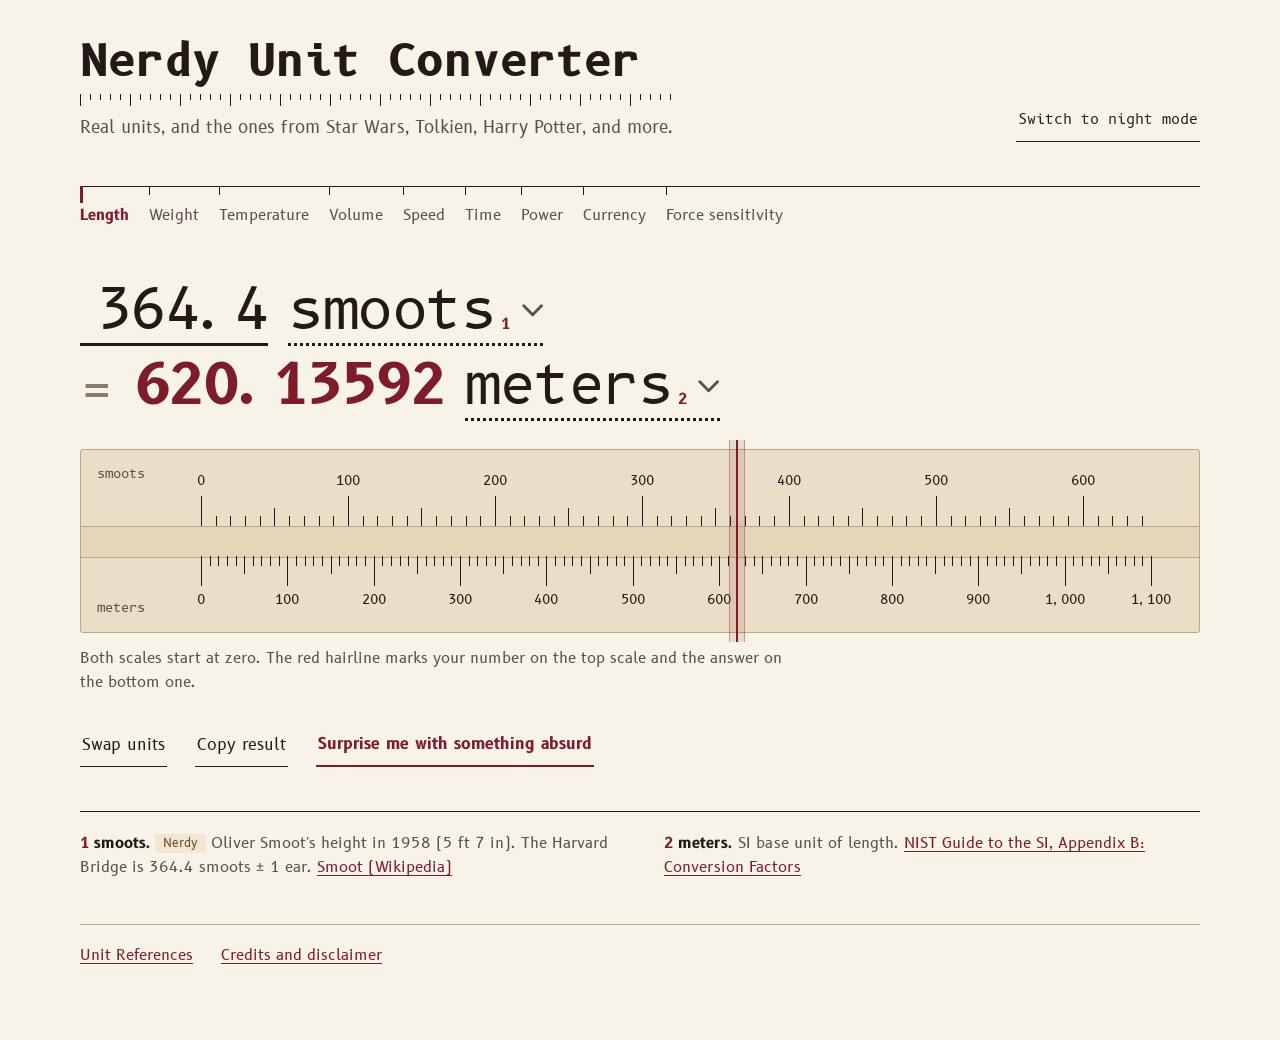
<file: index.html>
<!DOCTYPE html>
<html lang="en">
<head>
    <meta charset="UTF-8">
    <meta name="viewport" content="width=device-width, initial-scale=1.0">
    <title>Nerdy Unit Converter</title>
    <meta name="description" content="Convert real units, and the ones from Star Wars, Tolkien, Harry Potter, and more, on a slide rule.">
    <script src="theme.js"></script>
    <link rel="stylesheet" href="styles.css">
</head>
<body>
    <!--
        The converter. Most of the page is filled in by script.js from the data in units.js:
        the category buttons, both unit pickers, the result, the slide rule's ticks (rule.js)
        and the source footnotes. Script order matters: units.js, then rule.js, then script.js.
    -->
    <div class="page">
        <header class="masthead">
            <div class="masthead-title">
                <h1>Nerdy Unit Converter</h1>
                <div class="ruler-ticks" aria-hidden="true"></div>
                <p class="tagline">Real units, and the ones from Star Wars, Tolkien, Harry Potter, and more.</p>
            </div>
            <button class="text-btn theme-toggle" type="button" data-theme-toggle>
                <svg class="theme-icon theme-icon-moon" width="18" height="18" viewBox="0 0 16 16" aria-hidden="true"><path d="M13.5 10A6 6 0 0 1 6 2.5a6 6 0 1 0 7.5 7.5z" stroke="currentColor" stroke-width="1.4" fill="none"/></svg>
                <svg class="theme-icon theme-icon-sun" width="18" height="18" viewBox="0 0 16 16" aria-hidden="true"><circle cx="8" cy="8" r="3.2" stroke="currentColor" stroke-width="1.4" fill="none"/><path d="M8 1v2M8 13v2M1 8h2M13 8h2M3 3l1.4 1.4M11.6 11.6L13 13M3 13l1.4-1.4M11.6 4.4L13 3" stroke="currentColor" stroke-width="1.4"/></svg>
                <span class="theme-toggle-label">Switch to night mode</span>
            </button>
        </header>

        <!-- Categories: one button per category, drawn as ticks along a ruler line. -->
        <nav class="cat-rule" id="categoryNav" aria-label="Categories"></nav>

        <section class="converter" aria-label="Converter">
            <!-- The sentence: "[number] [unit]¹ = [result] [unit]²". The superscripts point to the footnotes. -->
            <div class="sentence">
                <span class="sentence-part">
                    <label for="inputValue" class="visually-hidden">Number to convert</label>
                    <input type="number" id="inputValue" class="value-input" value="1" step="any" inputmode="decimal">
                    <span class="visually-hidden" id="fromLabel">From unit</span>
                    <span class="picker" id="fromPicker" data-footnote="1"></span>
                </span>
                <span class="sentence-part">
                    <span class="equals" aria-hidden="true">=</span>
                    <output class="result" id="result" for="inputValue" aria-live="polite">—</output>
                    <span class="visually-hidden" id="toLabel">To unit</span>
                    <span class="picker" id="toPicker" data-footnote="2"></span>
                </span>
            </div>

            <!-- The slide rule. Hidden from screen readers (the sentence says it all); the caption explains it. -->
            <figure class="rule" id="rule" aria-label="Slide rule comparing the two units">
                <div class="rule-face">
                    <div class="rule-edge rule-edge-top" data-rule-top-name></div>
                    <div class="rule-edge rule-edge-bottom" data-rule-bottom-name></div>
                    <div class="rule-strip" aria-hidden="true"><div class="rule-strip-inner"></div></div>
                    <div class="rule-track" aria-hidden="true">
                        <div class="rule-scale-upper"></div>
                        <div class="rule-scale-lower"></div>
                        <div class="rule-cursor"></div>
                    </div>
                </div>
                <div class="rule-legend" aria-hidden="true"><span data-rule-legend-top></span><span data-rule-legend-bottom></span></div>
                <figcaption class="rule-caption" data-rule-caption></figcaption>
            </figure>

            <div class="actions">
                <button class="text-btn" id="swapButton" type="button">Swap units</button>
                <button class="text-btn" id="copyButton" type="button">Copy result</button>
                <button class="text-btn text-btn-strong" id="randomButton" type="button">Surprise me with something absurd</button>
            </div>
            <p class="visually-hidden" id="copyStatus" role="status"></p>
        </section>

        <!-- Footnotes 1 and 2: description and source for each unit in the sentence. -->
        <section class="sources" id="sources" aria-label="Sources for these units"></section>

        <footer class="site-footer">
            <a href="references.html">Unit References</a>
            <a href="credits.html">Credits and disclaimer</a>
        </footer>
    </div>
    <script src="units.js"></script>
    <script src="rule.js"></script>
    <script src="script.js"></script>
</body>
</html>
</file>
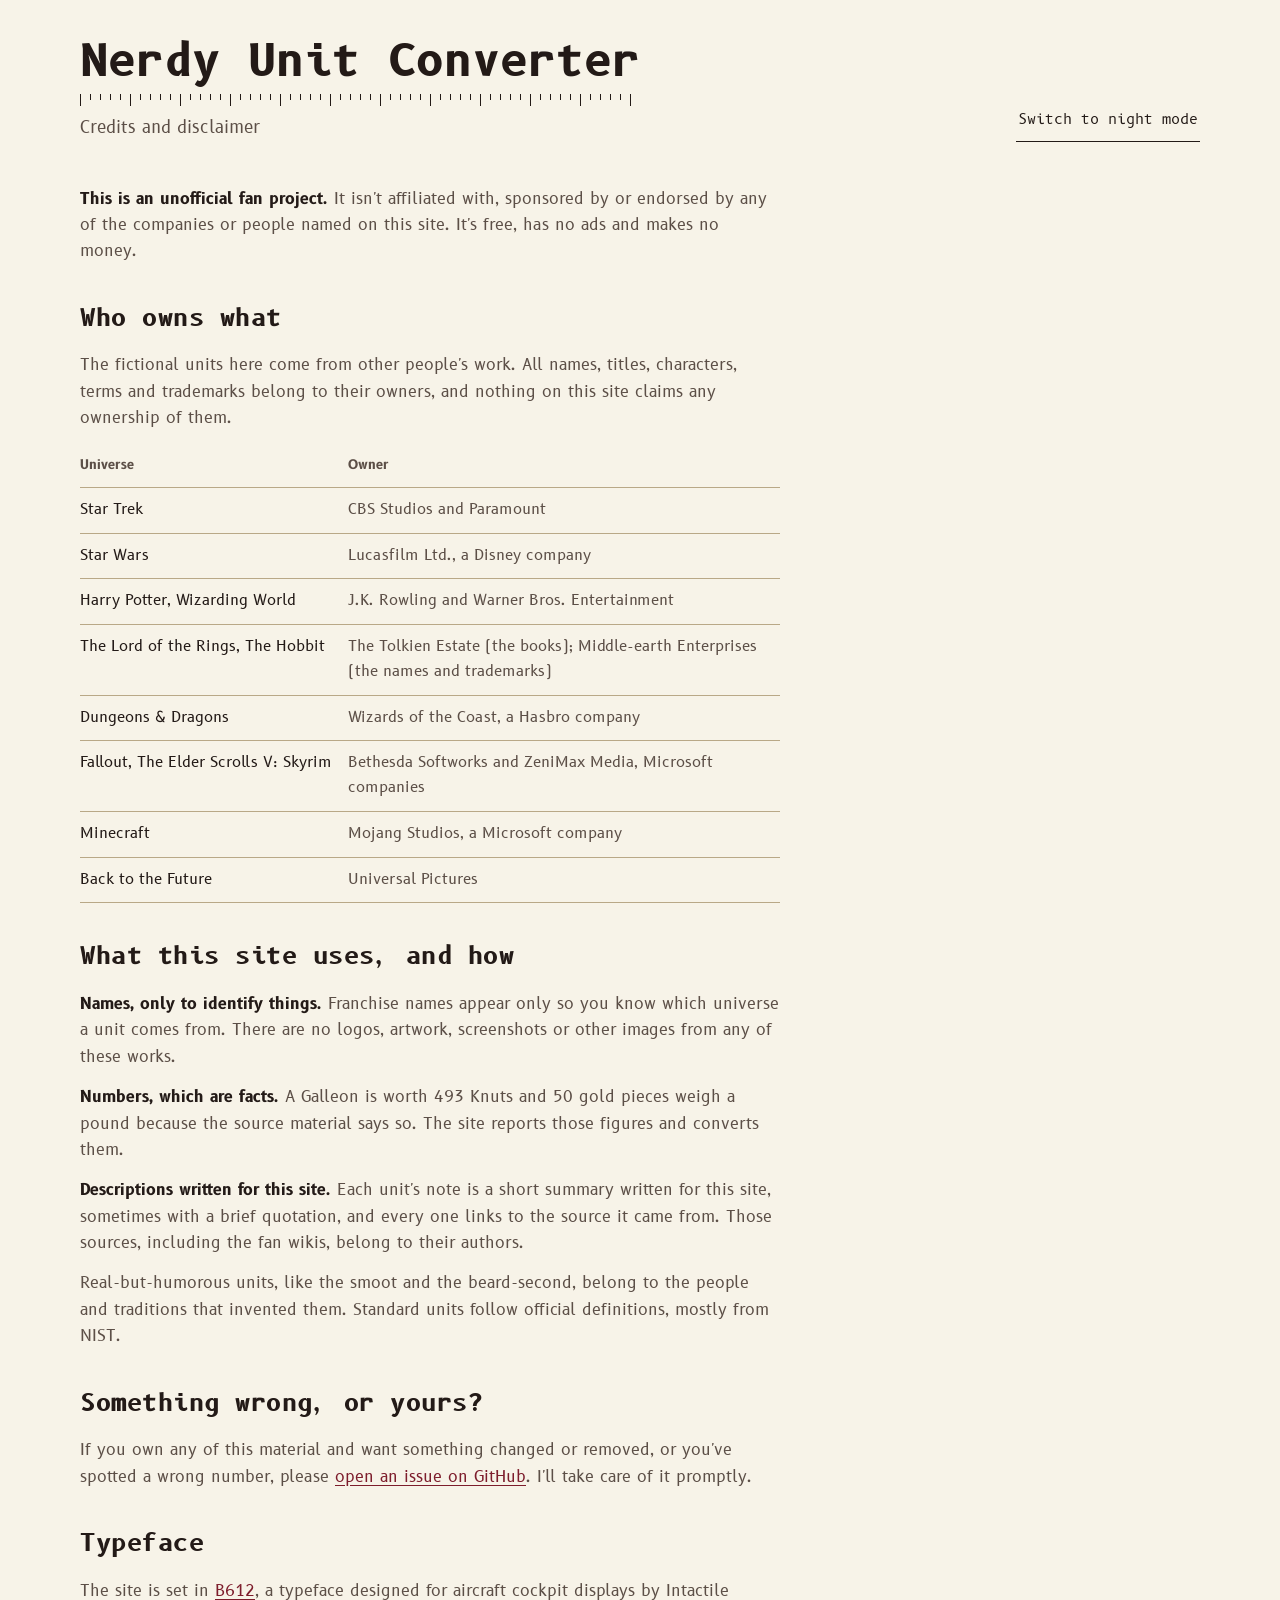
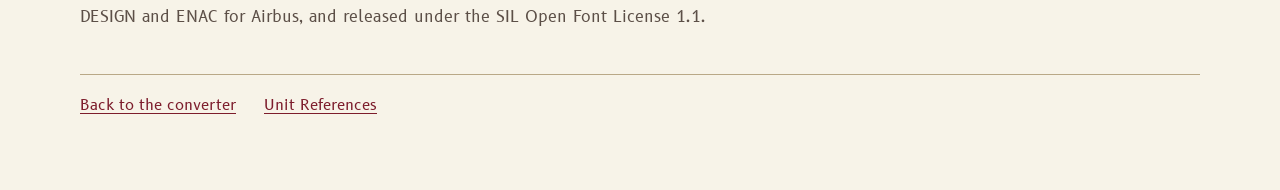
<file: credits.html>
<!DOCTYPE html>
<html lang="en">
<head>
    <meta charset="UTF-8">
    <meta name="viewport" content="width=device-width, initial-scale=1.0">
    <title>Credits and disclaimer · Nerdy Unit Converter</title>
    <script src="theme.js"></script>
    <link rel="stylesheet" href="styles.css">
</head>
<body>
    <!--
        Credits and disclaimer. Plain static page: no unit data, no scripts beyond the theme.
        When a unit from a new franchise is added in units.js, add its owner to the table below.
    -->
    <div class="page">
        <header class="masthead">
            <div class="masthead-title">
                <h1><a href="index.html">Nerdy Unit Converter</a></h1>
                <div class="ruler-ticks" aria-hidden="true"></div>
                <p class="tagline">Credits and disclaimer</p>
            </div>
            <button class="text-btn theme-toggle" type="button" data-theme-toggle>
                <svg class="theme-icon theme-icon-moon" width="18" height="18" viewBox="0 0 16 16" aria-hidden="true"><path d="M13.5 10A6 6 0 0 1 6 2.5a6 6 0 1 0 7.5 7.5z" stroke="currentColor" stroke-width="1.4" fill="none"/></svg>
                <svg class="theme-icon theme-icon-sun" width="18" height="18" viewBox="0 0 16 16" aria-hidden="true"><circle cx="8" cy="8" r="3.2" stroke="currentColor" stroke-width="1.4" fill="none"/><path d="M8 1v2M8 13v2M1 8h2M13 8h2M3 3l1.4 1.4M11.6 11.6L13 13M3 13l1.4-1.4M11.6 4.4L13 3" stroke="currentColor" stroke-width="1.4"/></svg>
                <span class="theme-toggle-label">Switch to night mode</span>
            </button>
        </header>

        <main class="prose">
            <p><strong>This is an unofficial fan project.</strong> It isn't affiliated with, sponsored by or endorsed by any of the companies or people named on this site. It's free, has no ads and makes no money.</p>

            <h2>Who owns what</h2>
            <p>The fictional units here come from other people's work. All names, titles, characters, terms and trademarks belong to their owners, and nothing on this site claims any ownership of them.</p>
            <div class="table-wrap">
                <table class="owners">
                    <thead><tr><th scope="col">Universe</th><th scope="col">Owner</th></tr></thead>
                    <tbody>
                        <tr><td>Star Trek</td><td>CBS Studios and Paramount</td></tr>
                        <tr><td>Star Wars</td><td>Lucasfilm Ltd., a Disney company</td></tr>
                        <tr><td>Harry Potter, Wizarding World</td><td>J.K. Rowling and Warner Bros. Entertainment</td></tr>
                        <tr><td>The Lord of the Rings, The Hobbit</td><td>The Tolkien Estate (the books); Middle-earth Enterprises (the names and trademarks)</td></tr>
                        <tr><td>Dungeons &amp; Dragons</td><td>Wizards of the Coast, a Hasbro company</td></tr>
                        <tr><td>Fallout, The Elder Scrolls V: Skyrim</td><td>Bethesda Softworks and ZeniMax Media, Microsoft companies</td></tr>
                        <tr><td>Minecraft</td><td>Mojang Studios, a Microsoft company</td></tr>
                        <tr><td>Back to the Future</td><td>Universal Pictures</td></tr>
                    </tbody>
                </table>
            </div>

            <h2>What this site uses, and how</h2>
            <p><strong>Names, only to identify things.</strong> Franchise names appear only so you know which universe a unit comes from. There are no logos, artwork, screenshots or other images from any of these works.</p>
            <p><strong>Numbers, which are facts.</strong> A Galleon is worth 493 Knuts and 50 gold pieces weigh a pound because the source material says so. The site reports those figures and converts them.</p>
            <p><strong>Descriptions written for this site.</strong> Each unit's note is a short summary written for this site, sometimes with a brief quotation, and every one links to the source it came from. Those sources, including the fan wikis, belong to their authors.</p>
            <p>Real-but-humorous units, like the smoot and the beard-second, belong to the people and traditions that invented them. Standard units follow official definitions, mostly from NIST.</p>

            <h2>Something wrong, or yours?</h2>
            <p>If you own any of this material and want something changed or removed, or you've spotted a wrong number, please <a href="https://github.com/d4rthmaul/unit-converter/issues">open an issue on GitHub</a>. I'll take care of it promptly.</p>

            <h2>Typeface</h2>
            <p>The site is set in <a href="https://fonts.google.com/specimen/B612">B612</a>, a typeface designed for aircraft cockpit displays by Intactile DESIGN and ENAC for Airbus, and released under the SIL Open Font License 1.1.</p>
        </main>

        <footer class="site-footer">
            <a href="index.html">Back to the converter</a>
            <a href="references.html">Unit References</a>
        </footer>
    </div>
</body>
</html>
</file>
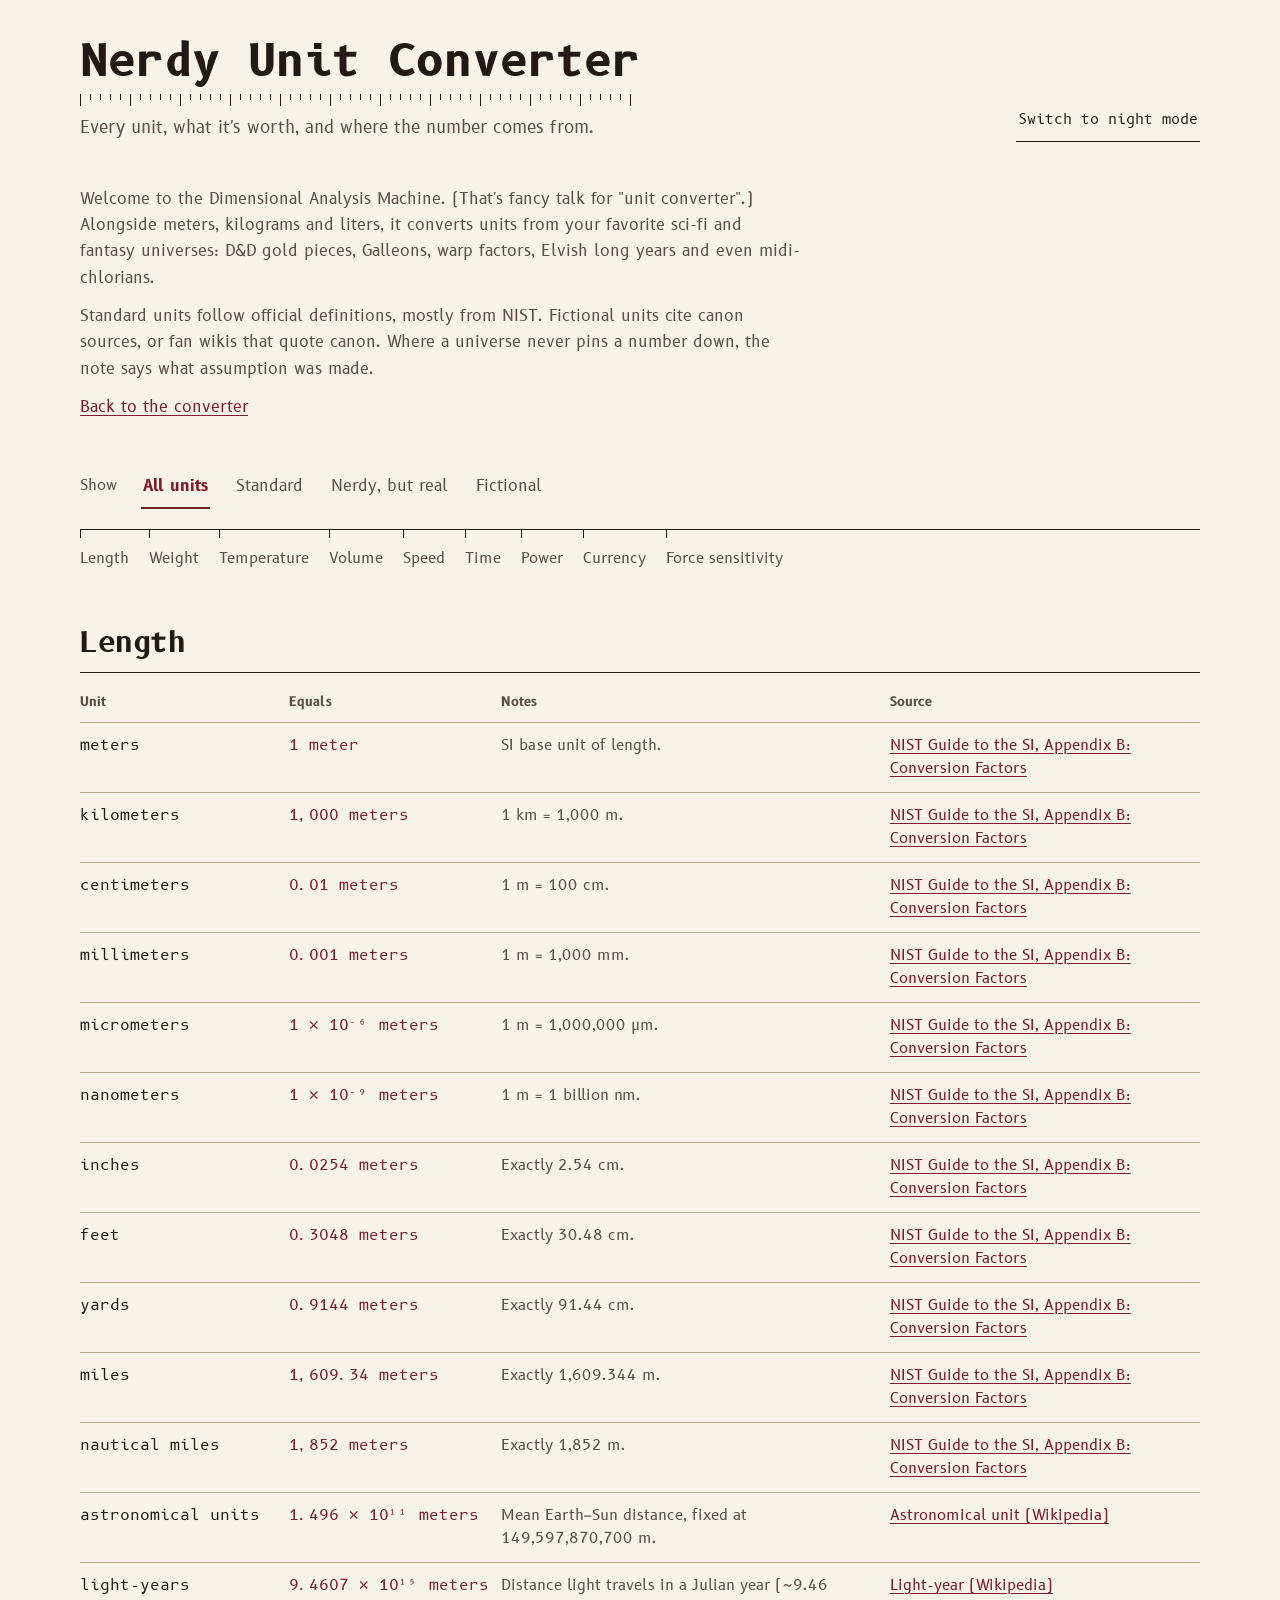
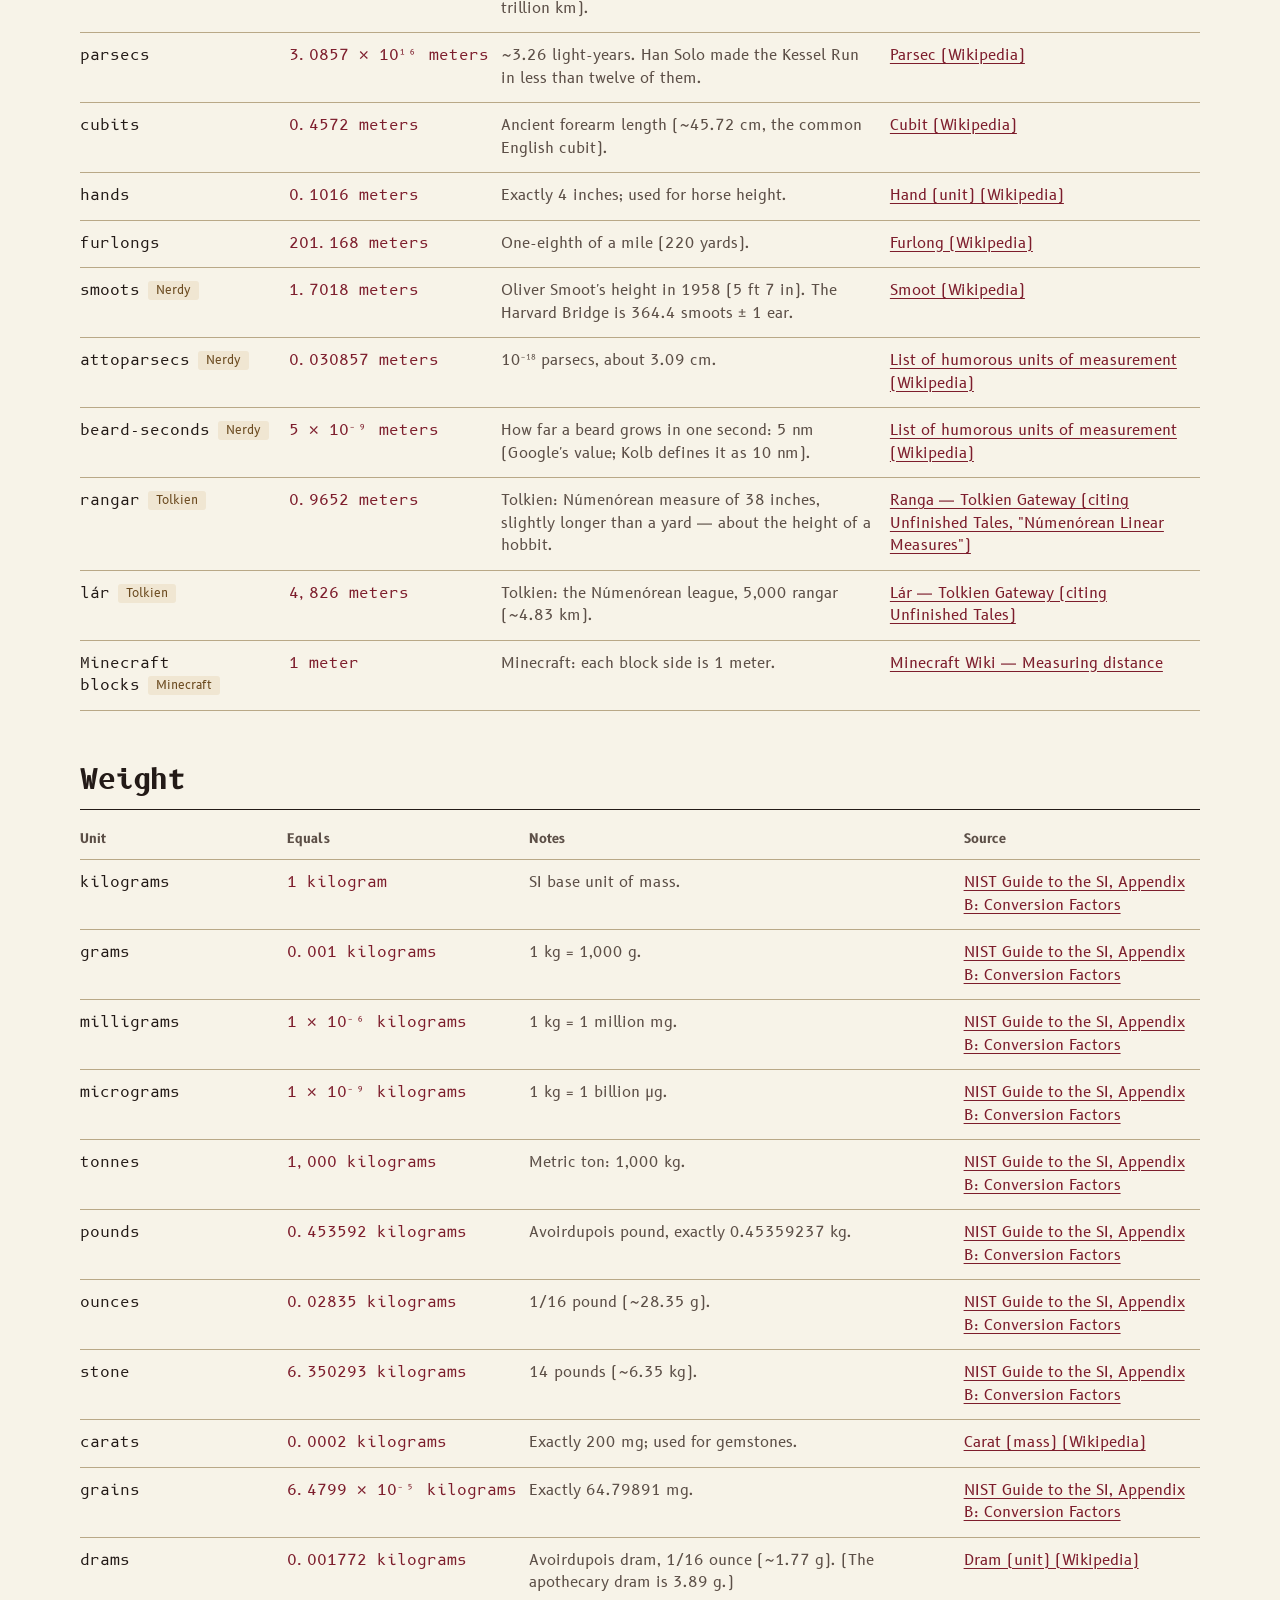
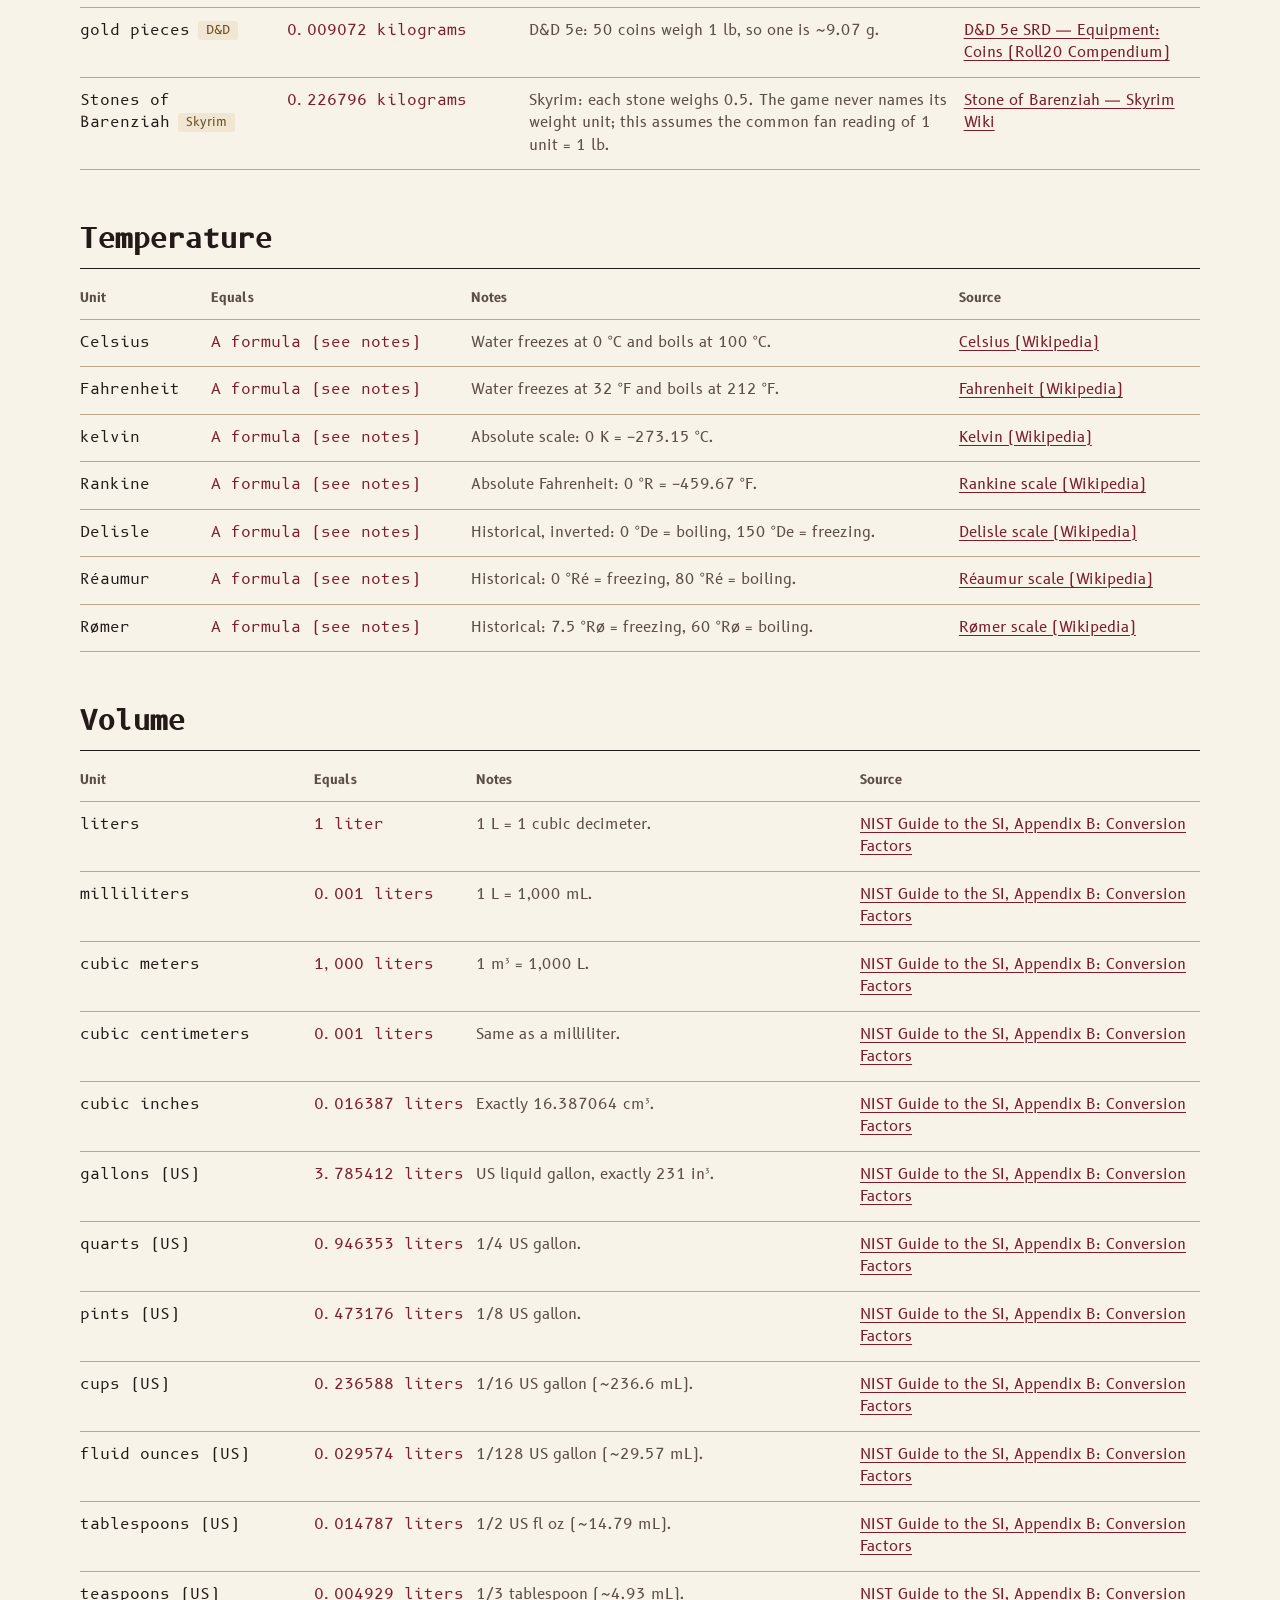
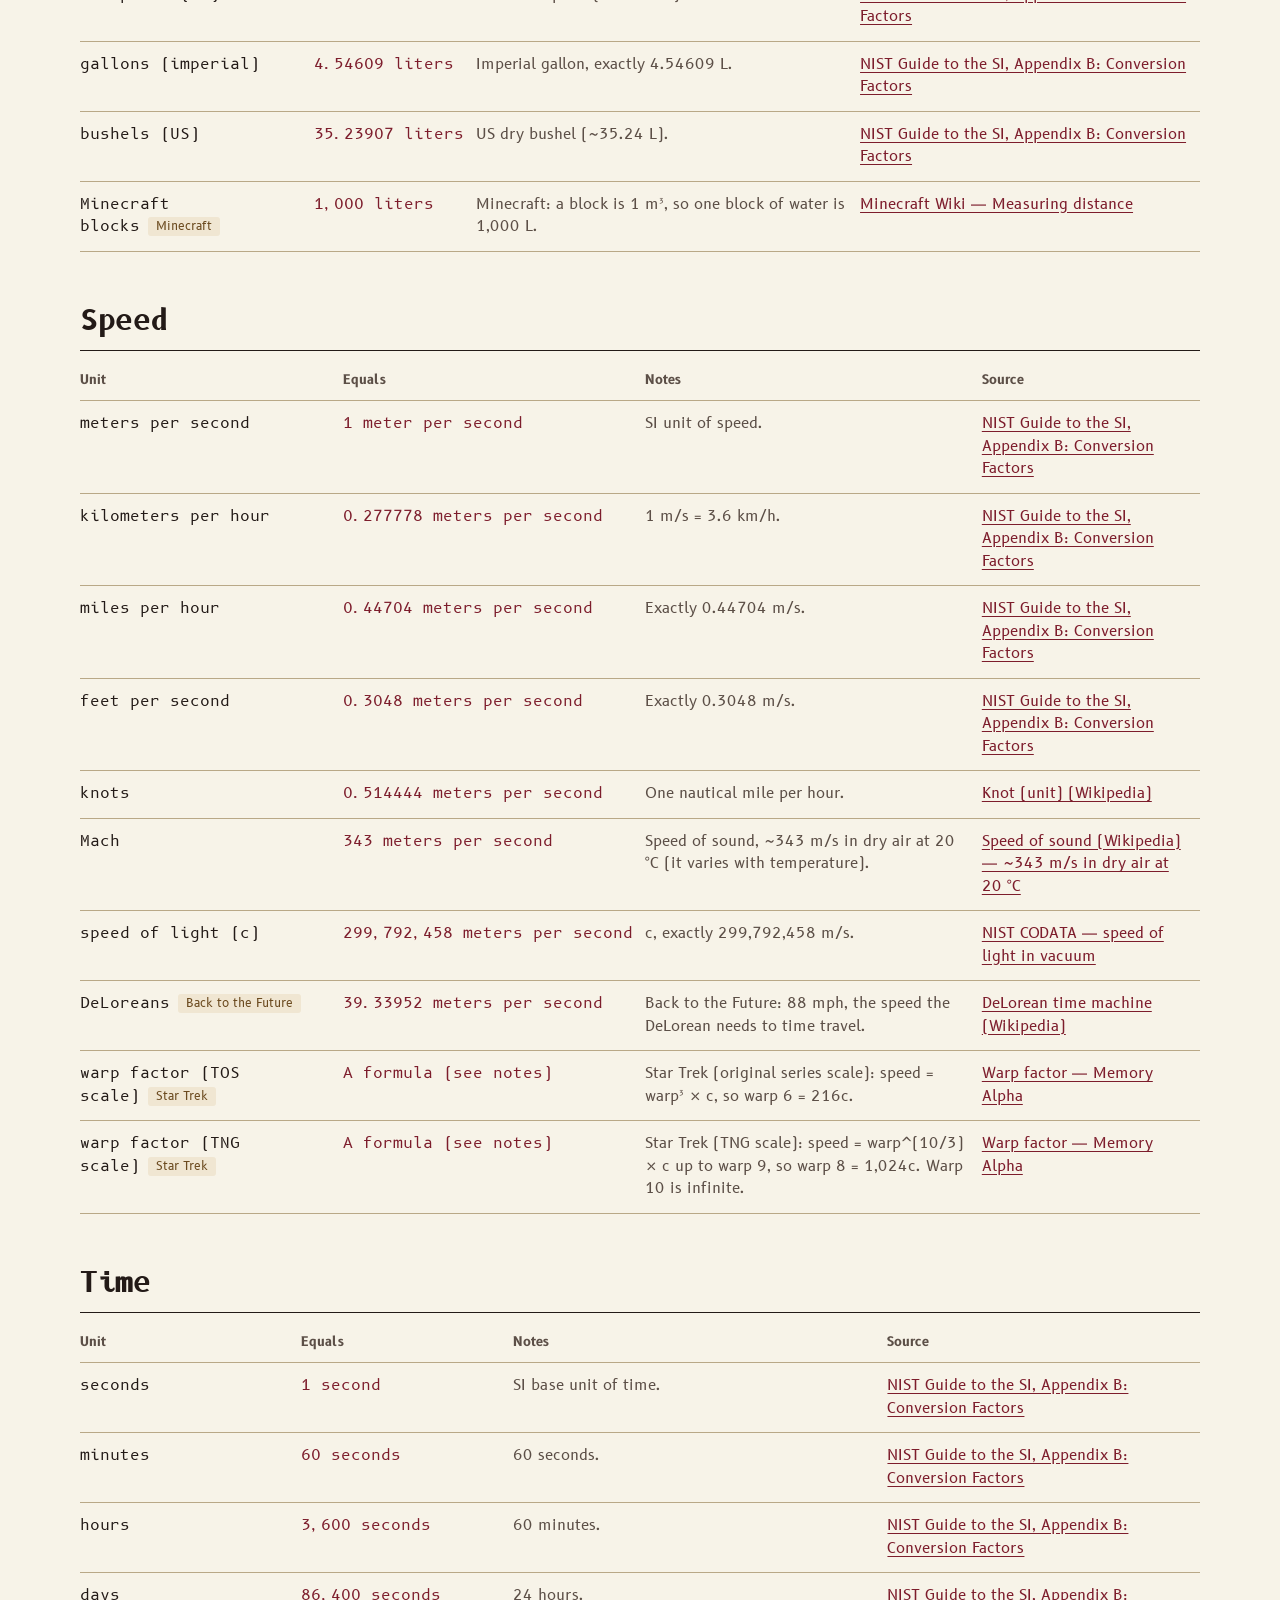
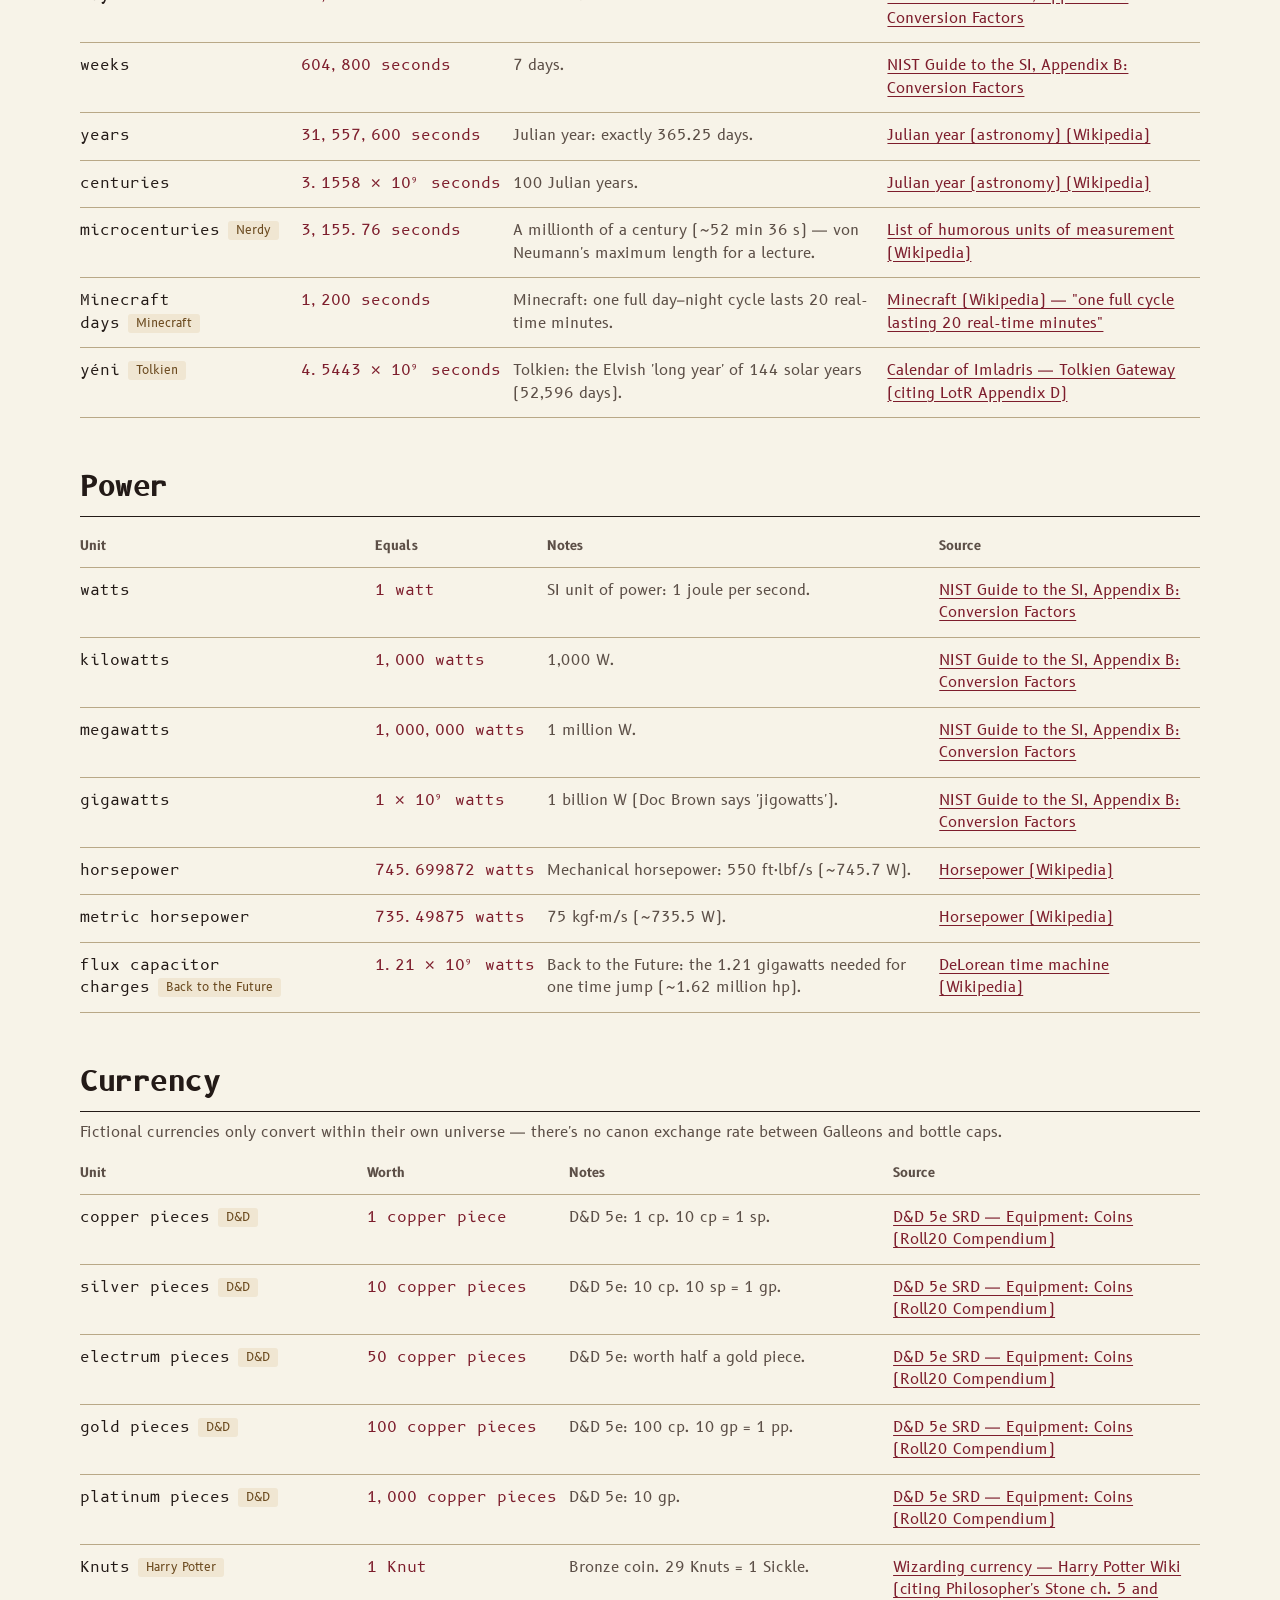
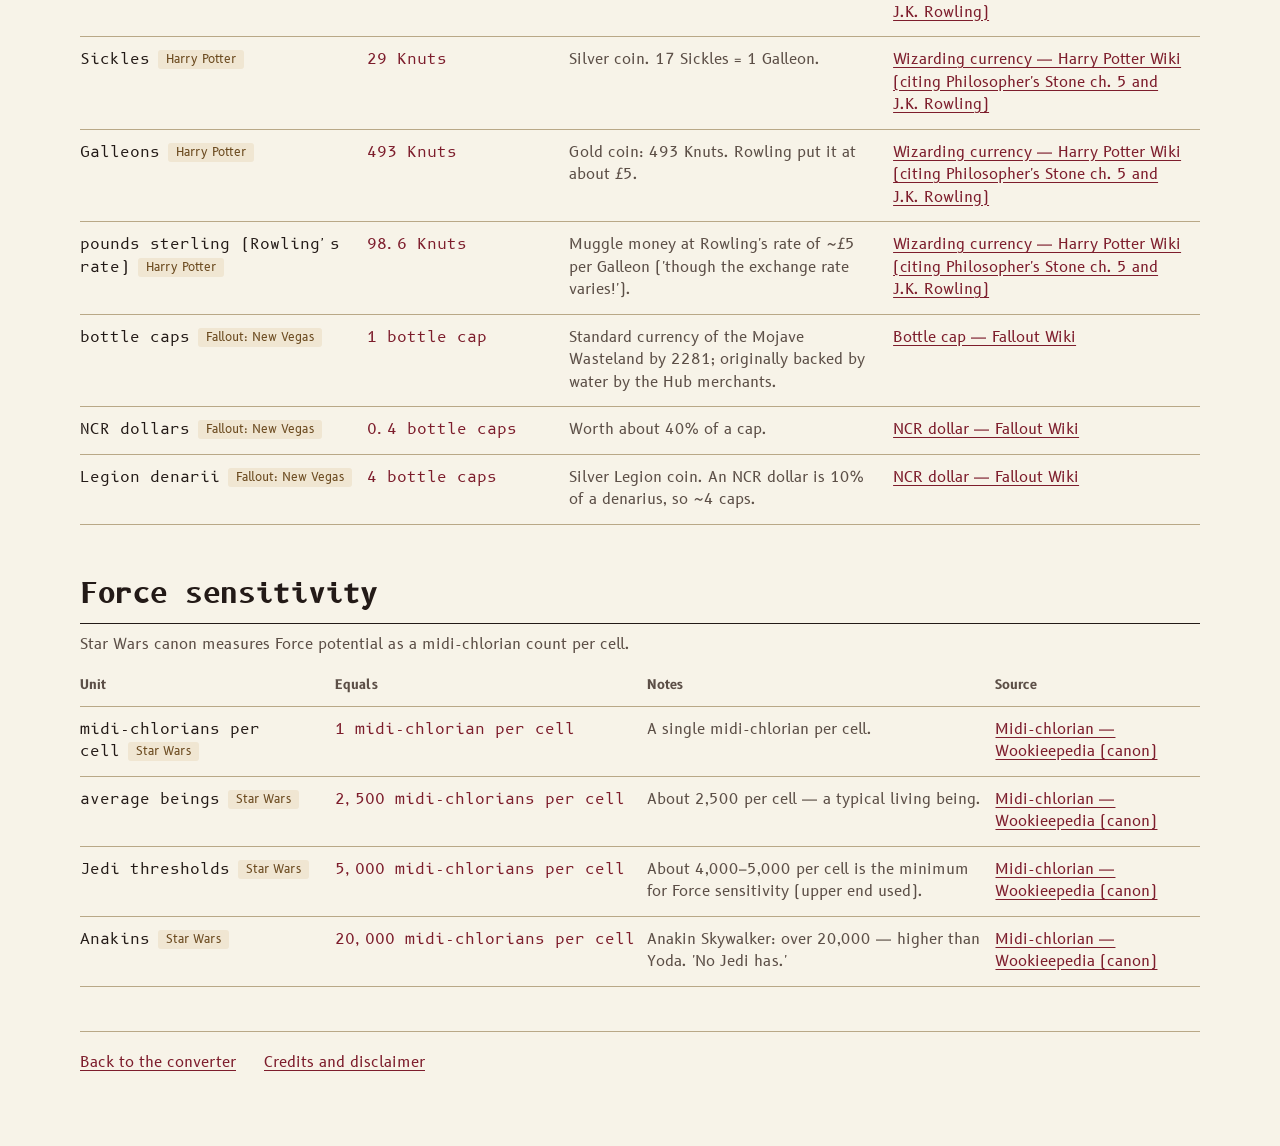
<file: references.html>
<!DOCTYPE html>
<html lang="en">
<head>
    <meta charset="UTF-8">
    <meta name="viewport" content="width=device-width, initial-scale=1.0">
    <title>Units and sources · Nerdy Unit Converter</title>
    <script src="theme.js"></script>
    <link rel="stylesheet" href="styles.css">
</head>
<body>
    <div class="page">
        <header class="masthead">
            <div class="masthead-title">
                <h1><a href="index.html">Nerdy Unit Converter</a></h1>
                <div class="ruler-ticks" aria-hidden="true"></div>
                <p class="tagline">Every unit, what it's worth, and where the number comes from.</p>
            </div>
            <button class="text-btn theme-toggle" type="button" data-theme-toggle>
                <svg class="theme-icon theme-icon-moon" width="18" height="18" viewBox="0 0 16 16" aria-hidden="true"><path d="M13.5 10A6 6 0 0 1 6 2.5a6 6 0 1 0 7.5 7.5z" stroke="currentColor" stroke-width="1.4" fill="none"/></svg>
                <svg class="theme-icon theme-icon-sun" width="18" height="18" viewBox="0 0 16 16" aria-hidden="true"><circle cx="8" cy="8" r="3.2" stroke="currentColor" stroke-width="1.4" fill="none"/><path d="M8 1v2M8 13v2M1 8h2M13 8h2M3 3l1.4 1.4M11.6 11.6L13 13M3 13l1.4-1.4M11.6 4.4L13 3" stroke="currentColor" stroke-width="1.4"/></svg>
                <span class="theme-toggle-label">Switch to night mode</span>
            </button>
        </header>

        <section class="intro">
            <p>Welcome to the Dimensional Analysis Machine. (That's fancy talk for "unit converter".) Alongside meters, kilograms and liters, it converts units from your favorite sci-fi and fantasy universes: D&amp;D gold pieces, Galleons, warp factors, Elvish long years and even midi-chlorians.</p>
            <p>Standard units follow official definitions, mostly from NIST. Fictional units cite canon sources, or fan wikis that quote canon. Where a universe never pins a number down, the note says what assumption was made.</p>
            <p><a href="index.html">Back to the converter</a></p>
        </section>

        <div class="ref-filters" role="group" aria-label="Show units">
            <span class="ref-filters-label">Show</span>
            <button class="filter-btn" type="button" data-kind="all" aria-pressed="true">All units</button>
            <button class="filter-btn" type="button" data-kind="standard" aria-pressed="false">Standard</button>
            <button class="filter-btn" type="button" data-kind="nerdy" aria-pressed="false">Nerdy, but real</button>
            <button class="filter-btn" type="button" data-kind="fictional" aria-pressed="false">Fictional</button>
        </div>

        <nav class="cat-rule ref-jump" id="refJump" aria-label="Jump to a category"></nav>
        <div id="refBody" class="page" style="max-width: none; gap: 48px;"></div>

        <footer class="site-footer">
            <a href="index.html">Back to the converter</a>
            <a href="credits.html">Credits and disclaimer</a>
        </footer>
    </div>

    <script src="units.js"></script>
    <script>
        /*
         * References page: one table per category, built from CATEGORIES in units.js, so it
         * always matches the converter. The filter buttons hide rows by unit `kind` and hide
         * any category (and its jump link) left with no visible rows.
         */
        const body = document.getElementById('refBody');
        const jump = document.getElementById('refJump');
        const KIND_TAGS = { standard: '', nerdy: 'Nerdy', fictional: '' };

        // Label next to a unit's name: its universe, or "Nerdy". Standard units get none.
        function tagEl(unit) {
            const text = unitTag(unit) || KIND_TAGS[unit.kind];
            if (!text) return null;
            const span = document.createElement('span');
            span.className = 'tag';
            span.textContent = text;
            return span;
        }

        Object.entries(CATEGORIES).forEach(([catKey, cat]) => {
            const label = cat.label.charAt(0) + cat.label.slice(1).toLowerCase();
            const link = document.createElement('a');
            link.href = `#${catKey}`;
            link.className = 'cat';
            link.style.textDecoration = 'none';
            link.textContent = label;
            jump.appendChild(link);

            const section = document.createElement('section');
            section.className = 'ref-section';
            section.id = catKey;

            const h2 = document.createElement('h2');
            h2.textContent = label;
            section.appendChild(h2);

            if (cat.note) {
                const note = document.createElement('p');
                note.className = 'ref-note';
                note.textContent = cat.note;
                section.appendChild(note);
            }

            const isCurrency = !!Object.values(cat.units)[0].universe;
            const wrap = document.createElement('div');
            wrap.className = 'table-wrap';
            const table = document.createElement('table');
            table.className = 'ref-table';
            table.innerHTML = `<thead><tr><th scope="col">Unit</th><th scope="col">${isCurrency ? 'Worth' : 'Equals'}</th><th scope="col">Notes</th><th scope="col">Source</th></tr></thead>`;
            const tbody = document.createElement('tbody');

            Object.entries(cat.units).forEach(([key, unit]) => {
                const tr = document.createElement('tr');
                tr.dataset.kind = unit.kind;

                const name = document.createElement('td');
                name.className = 'ref-unit';
                name.append(unitLabel(key, unit));
                const tag = tagEl(unit);
                if (tag) name.appendChild(tag);

                // "Equals" column: the unit's size in base units. Formula units say so instead,
                // and currencies are shown in their universe's smallest coin (1 Galleon = 493 Knuts).
                const val = document.createElement('td');
                val.className = 'ref-value';
                if (!unit.size) {
                    val.textContent = 'A formula (see notes)';
                } else if (isCurrency) {
                    const smallest = Object.entries(cat.units).find(([, u]) => u.universe === unit.universe && u.size === 1);
                    val.textContent = smallest ? `${formatNumber(unit.size)} ${labelFor(unit.size, smallest[0], smallest[1])}` : '';
                } else {
                    val.textContent = `${formatNumber(unit.size)} ${unit.size === 1 ? singularLabel(cat.base) : cat.base}`;
                }

                const desc = document.createElement('td');
                desc.textContent = unit.desc;

                const src = document.createElement('td');
                const a = document.createElement('a');
                a.href = unit.source[1];
                a.target = '_blank';
                a.rel = 'noopener';
                a.textContent = unit.source[0];
                src.appendChild(a);

                tr.append(name, val, desc, src);
                tbody.appendChild(tr);
            });

            table.appendChild(tbody);
            wrap.appendChild(table);
            section.appendChild(wrap);
            body.appendChild(section);
        });

        const filterButtons = document.querySelectorAll('.filter-btn');
        filterButtons.forEach(btn => {
            btn.addEventListener('click', () => {
                filterButtons.forEach(b => b.setAttribute('aria-pressed', String(b === btn)));
                const kind = btn.dataset.kind;
                document.querySelectorAll('.ref-table tbody tr').forEach(tr => {
                    tr.hidden = kind !== 'all' && tr.dataset.kind !== kind;
                });
                document.querySelectorAll('.ref-section').forEach(sec => {
                    sec.hidden = ![...sec.querySelectorAll('tbody tr')].some(tr => !tr.hidden);
                });
                document.querySelectorAll('#refJump a').forEach(a => {
                    a.hidden = document.querySelector(a.getAttribute('href')).hidden;
                });
            });
        });
    </script>
</body>
</html>
</file>
<file: styles.css>
/* ============================================================
   styles.css — Nerdy Unit Converter, the slide rule
   ------------------------------------------------------------
   Day (default): warm paper, ink and burgundy.
   Night: "cockpit at night", warm graphite with red night lighting
   (red light is what pilots and astronomers use to keep night vision).
   Typeface: B612, designed for aircraft cockpit displays.

   Theming: every colour is a token (--paper, --ink, --accent …) defined
   for day on :root and overridden for night on :root[data-theme="dark"]
   (theme.js sets the attribute). Components only ever use the tokens,
   so a new colour belongs in BOTH token blocks.

   Shared by index.html and references.html. Sections, in order:
   tokens · base · masthead · categories · sentence · unit picker ·
   tags · the rule · footnotes · references page · phone · motion.
   ============================================================ */

@import url('https://fonts.googleapis.com/css2?family=B612:ital,wght@0,400;0,700;1,400&family=B612+Mono:wght@400;700&display=swap');

/* === TOKENS: DAY === */
:root {
    color-scheme: light;
    --paper:        #f7f3e8;
    --ink:          #231a17;
    --ink-2:        #5c4f47;
    --ink-3:        #8a7a6e;   /* large text and decoration only */
    --accent:       #7d1d2c;
    --accent-hover: #5a1420;
    --on-accent:    #fbf7ef;
    --face:         #eadfc6;   /* the rule's boxwood face */
    --face-border:  #b9a887;
    --strip:        #e3d6b9;
    --popover:      #fffdf7;
    --row-hover:    #f1e9d8;
    --tag-bg:       #f0e6d2;
    --tag-text:     #6b4a1f;
    --focus:        rgba(125, 29, 44, 0.3);
    --hairline-glow: none;
    --pop-shadow:   0 10px 30px rgba(60, 40, 25, 0.18);
    --font:         'B612', system-ui, sans-serif;
    --font-mono:    'B612 Mono', ui-monospace, monospace;
}

/* === TOKENS: NIGHT (cockpit) === */
:root[data-theme="dark"] {
    color-scheme: dark;
    --paper:        #1b1716;
    --ink:          #efe6dc;
    --ink-2:        #b8a99d;
    --ink-3:        #8f8178;
    --accent:       #ff6266;
    --accent-hover: #ff8a8d;
    --on-accent:    #1b1716;
    --face:         #272120;
    --face-border:  #3d3432;
    --strip:        #211b1a;
    --popover:      #272120;
    --row-hover:    #332b29;
    --tag-bg:       #332a25;
    --tag-text:     #e6c79a;
    --focus:        rgba(255, 98, 102, 0.35);
    --hairline-glow: 0 0 8px rgba(255, 98, 102, 0.45);
    --pop-shadow:   0 12px 36px rgba(0, 0, 0, 0.55);
}

/* === BASE === */
*, *::before, *::after { box-sizing: border-box; margin: 0; padding: 0; }

body {
    min-height: 100vh;
    padding: 40px 32px 72px;
    background: var(--paper);
    color: var(--ink);
    font-family: var(--font);
    font-size: 16px;
    line-height: 1.5;
}

button, input { font: inherit; color: inherit; }
[hidden] { display: none !important; }

a { color: var(--accent); text-underline-offset: 3px; }
a:hover { color: var(--accent-hover); }

:focus-visible {
    outline: 2px solid var(--accent);
    outline-offset: 3px;
}

.visually-hidden {
    position: absolute !important;
    width: 1px; height: 1px;
    overflow: hidden;
    clip: rect(0 0 0 0);
    white-space: nowrap;
}

.page {
    max-width: 1120px;
    margin: 0 auto;
    display: flex;
    flex-direction: column;
    gap: 44px;
}

/* === MASTHEAD === */
.masthead {
    display: flex;
    justify-content: space-between;
    align-items: flex-end;
    gap: 24px;
    flex-wrap: wrap;
}
.masthead-title { display: flex; flex-direction: column; gap: 10px; }
h1 {
    font-family: var(--font-mono);
    font-weight: 700;
    font-size: 44px;
    line-height: 1;
    letter-spacing: -1px;
}
h1 a { color: inherit; text-decoration: none; }
/* A strip of ruler ticks under the title */
.ruler-ticks {
    height: 12px;
    background-image:
        linear-gradient(to right, var(--ink) 1px, transparent 1px),
        linear-gradient(to right, var(--ink) 1px, transparent 1px);
    background-size: 50px 12px, 10px 6px;
    background-repeat: repeat-x;
}
.tagline { font-size: 17px; color: var(--ink-2); max-width: 60ch; }

.text-btn {
    min-height: 44px;
    padding: 0 2px;
    background: transparent;
    border: none;
    border-bottom: 1px solid currentColor;
    color: var(--ink);
    cursor: pointer;
}
.text-btn:hover { color: var(--accent); }
.text-btn-strong {
    border-bottom-width: 2px;
    color: var(--accent);
    font-weight: 700;
}
.text-btn-strong:hover { color: var(--accent-hover); }

.theme-toggle { font-family: var(--font-mono); font-size: 14px; }
.theme-icon { display: none; }

/* === CATEGORIES: ticks along a ruler line === */
.cat-rule {
    position: relative;
    display: flex;
    flex-wrap: wrap;
    padding-top: 1px;
}
.cat-rule::before {
    content: '';
    position: absolute;
    left: 0; right: 0; top: 0;
    height: 1px;
    background: var(--ink);
}
.cat {
    position: relative;
    min-height: 48px;
    padding: 18px 20px 6px 0;
    background: transparent;
    border: none;
    color: var(--ink-2);
    font-size: 15px;
    cursor: pointer;
}
.cat::before {
    content: '';
    position: absolute;
    left: 0; top: -1px;
    width: 1px; height: 9px;
    background: var(--ink);
}
.cat:hover { color: var(--ink); }
.cat[aria-pressed="true"] { color: var(--accent); font-weight: 700; }
.cat[aria-pressed="true"]::before { width: 3px; height: 17px; background: var(--accent); }

/* === THE SENTENCE === */
.converter { display: flex; flex-direction: column; gap: 28px; }
.sentence {
    display: flex;
    align-items: baseline;
    flex-wrap: wrap;
    gap: 8px 20px;
    font-family: var(--font-mono);
    font-size: 56px;
    line-height: 1.15;
    letter-spacing: -1.5px;
}
.sentence-part { display: inline-flex; align-items: baseline; gap: 20px; flex-wrap: wrap; min-width: 0; }
.value-input {
    width: calc(var(--chars, 4) * 1ch + 0.15em);
    min-width: 2ch;
    max-width: 100%;
    padding: 0;
    background: transparent;
    border: none;
    border-bottom: 3px solid var(--ink);
    border-radius: 0;
    font: inherit;
    letter-spacing: inherit;
    text-align: right;
    -moz-appearance: textfield;
}
.value-input::-webkit-outer-spin-button,
.value-input::-webkit-inner-spin-button { -webkit-appearance: none; margin: 0; }
.value-input:focus { outline: none; border-bottom-color: var(--accent); }
.value-input:focus-visible { outline: none; border-bottom-color: var(--accent); box-shadow: 0 3px 0 var(--accent); }
.equals { color: var(--ink-3); }
.result {
    color: var(--accent);
    font-weight: 700;
    overflow-wrap: anywhere;
}

/* === UNIT PICKER === */
.picker { position: relative; display: inline-block; min-width: 0; }
.picker-btn {
    display: inline-flex;
    align-items: baseline;
    gap: 6px;
    max-width: 100%;
    padding: 0;
    background: transparent;
    border: none;
    border-bottom: 3px dotted var(--ink);
    font: inherit;
    letter-spacing: inherit;
    text-align: left;
    cursor: pointer;
}
.picker-btn:hover,
.picker-btn[aria-expanded="true"] { border-bottom-color: var(--accent); }
.picker-value { overflow-wrap: anywhere; }
/* The dropdown arrow: sized to the sentence text, flips when the list is open. */
.picker-caret {
    flex-shrink: 0;
    align-self: center;
    width: 0.38em;
    height: 0.26em;
    margin-left: 0.08em;
    color: var(--ink-2);
    transition: transform 0.15s ease, color 0.15s ease;
}
.picker-btn:hover .picker-caret,
.picker-btn[aria-expanded="true"] .picker-caret { color: var(--accent); }
.picker-btn[aria-expanded="true"] .picker-caret { transform: rotate(180deg); }
.footnote-ref {
    font-family: var(--font);
    font-size: 15px;
    font-weight: 700;
    letter-spacing: 0;
    color: var(--accent);
    vertical-align: super;
    line-height: 0;
}

.picker-pop {
    position: absolute;
    z-index: 50;
    top: calc(100% + 10px);
    left: 0;
    width: min(380px, calc(100vw - 32px));
    background: var(--popover);
    border: 1px solid var(--face-border);
    border-radius: 4px;
    box-shadow: var(--pop-shadow);
    overflow: hidden;
    font-family: var(--font);
    font-size: 15px;
    letter-spacing: 0;
    line-height: 1.4;
}
.picker-search {
    display: flex;
    align-items: center;
    gap: 10px;
    padding: 10px 14px;
    border-bottom: 1px solid var(--face-border);
    color: var(--ink-2);
}
.picker-search input {
    flex-grow: 1;
    min-width: 0;
    height: 32px;
    background: transparent;
    border: none;
    outline: none;
    color: var(--ink);
}
.picker-search input::placeholder { color: var(--ink-2); opacity: 1; }
.picker-list {
    position: relative;
    list-style: none;
    max-height: 340px;
    overflow-y: auto;
    padding: 6px 0;
}
.picker-group {
    padding: 12px 14px 4px;
    font-size: 13px;
    font-weight: 700;
    color: var(--ink-2);
}
.picker-option {
    display: flex;
    align-items: center;
    gap: 10px;
    min-height: 40px;
    padding: 8px 14px;
    cursor: pointer;
    border-left: 3px solid transparent;
}
.picker-option span:first-child { flex-grow: 1; }
.picker-option.is-active { background: var(--row-hover); }
.picker-option[aria-selected="true"] { color: var(--accent); font-weight: 700; border-left-color: var(--accent); }
.picker-empty { padding: 16px 14px; color: var(--ink-2); }
.picker-hint {
    padding: 8px 14px;
    border-top: 1px solid var(--face-border);
    font-size: 12px;
    color: var(--ink-2);
}

.tag {
    flex-shrink: 0;
    padding: 1px 8px;
    background: var(--tag-bg);
    color: var(--tag-text);
    border-radius: 3px;
    font-family: var(--font);
    font-size: 12px;
    font-weight: 400;
    letter-spacing: 0;
    white-space: nowrap;
}

/* === THE RULE ===
   Markup (index.html; ticks, labels and marks are added by rule.js):
     .rule-face              the boxwood-coloured body of the rule
       .rule-edge-top/bottom unit names at the left end (hidden on phones)
       .rule-strip           the band between the scales (landmarks go in .rule-strip-inner)
       .rule-track           where the scales live: left/right insets match .rule-strip-inner
         .rule-scale-upper   "from" unit: ticks rise from the top edge of the strip
         .rule-scale-lower   "to" unit: ticks hang down from the bottom edge of the strip
         .rule-cursor        the red hairline at the value
   rule.js positions everything with left: N%, so the rule scales with its width. */
.rule { margin: 0; }
.rule-face {
    position: relative;
    height: 184px;
    background: var(--face);
    border: 1px solid var(--face-border);
    border-radius: 3px;
}
.rule-edge {
    position: absolute;
    left: 16px;
    width: 88px;
    font-family: var(--font-mono);
    font-size: 13px;
    line-height: 1.25;
    color: var(--ink-2);
    overflow-wrap: anywhere;
}
.rule-edge-top { top: 16px; }
.rule-edge-bottom { bottom: 16px; }
.rule-track {
    position: absolute;
    left: 120px;    /* room for the unit names; keep in step with .rule-strip-inner */
    right: 48px;
    top: 0;
    bottom: 0;
}
.rule-scale-upper,
.rule-scale-lower { position: absolute; left: 0; right: 0; height: 76px; }
.rule-scale-upper { top: 0; }
.rule-scale-lower { bottom: 0; }
.rule-strip {
    position: absolute;
    left: 0;
    right: 0;
    top: 76px;
    height: 32px;
    background: var(--strip);
    border-top: 1px solid var(--face-border);
    border-bottom: 1px solid var(--face-border);
}
.rule-strip-inner { position: absolute; left: 120px; right: 48px; top: 0; bottom: 0; }
.rule-tick {
    position: absolute;
    width: 1px;
    background: var(--ink);
}
.rule-scale-upper .rule-tick { bottom: 0; }
.rule-scale-lower .rule-tick { top: 0; }
.rule-tick-major { height: 30px; }
.rule-tick-mid { height: 18px; }
.rule-tick-minor { height: 10px; }
.rule-label {
    position: absolute;
    transform: translateX(-50%);
    font-family: var(--font-mono);
    font-size: 13px;
    line-height: 1;
    white-space: nowrap;
    color: var(--ink);
}
.rule-scale-upper .rule-label { bottom: 38px; }
.rule-scale-lower .rule-label { top: 38px; }
.rule-mark {
    position: absolute;
    top: 0;
    bottom: 0;
    display: flex;
    align-items: center;
    padding: 0 6px;
    border-left: 2px solid var(--accent);
    font-size: 12px;
    white-space: nowrap;
    color: var(--accent);
}
.rule-mark-right {
    transform: translateX(-100%);
    border-left: none;
    border-right: 2px solid var(--accent);
}
.rule-cursor {
    /* A faint 16px band (like the glass cursor of a real slide rule) with the 2px hairline as ::after. */
    position: absolute;
    top: -10px;
    bottom: -10px;
    width: 16px;
    margin-left: -8px;
    background: color-mix(in srgb, var(--accent) 12%, transparent);
    border-left: 1px solid color-mix(in srgb, var(--accent) 35%, transparent);
    border-right: 1px solid color-mix(in srgb, var(--accent) 35%, transparent);
    pointer-events: none;
    transition: left 0.35s cubic-bezier(0.2, 0.8, 0.2, 1);
}
.rule-cursor::after {
    content: '';
    position: absolute;
    left: 50%;
    top: 0;
    bottom: 0;
    width: 2px;
    margin-left: -1px;
    background: var(--accent);
    box-shadow: var(--hairline-glow);
}
.rule-legend {
    display: none;
    justify-content: space-between;
    gap: 12px;
    margin-top: 8px;
    font-family: var(--font-mono);
    font-size: 12px;
    color: var(--ink-2);
}
.rule-caption {
    margin-top: 14px;
    max-width: 72ch;
    font-size: 15px;
    line-height: 1.6;
    color: var(--ink-2);
}
.rule-caption.is-warning { color: var(--accent); }

.actions { display: flex; gap: 12px 28px; flex-wrap: wrap; align-items: center; }

/* === FOOTNOTES === */
.sources {
    border-top: 1px solid var(--ink);
    padding-top: 20px;
    display: grid;
    grid-template-columns: repeat(2, minmax(0, 1fr));
    gap: 20px 48px;
}
.footnote { font-size: 15px; line-height: 1.6; color: var(--ink-2); }
.footnote b { color: var(--ink); }
.footnote .tag { margin-left: 4px; vertical-align: 1px; }
.footnote-num { font-weight: 700; color: var(--accent); margin-right: 4px; }
.sources-note {
    grid-column: 1 / -1;
    font-size: 15px;
    color: var(--ink-2);
}

.site-footer {
    display: flex;
    flex-wrap: wrap;
    gap: 8px 28px;
    padding-top: 20px;
    border-top: 1px solid var(--face-border);
    font-size: 15px;
    color: var(--ink-2);
}

/* === CREDITS PAGE === */
.prose { max-width: 70ch; display: flex; flex-direction: column; gap: 14px; font-size: 16px; line-height: 1.65; color: var(--ink-2); }
.prose h2 {
    margin-top: 20px;
    font-family: var(--font-mono);
    font-weight: 700;
    font-size: 24px;
    letter-spacing: -0.5px;
    color: var(--ink);
}
.prose strong { color: var(--ink); }
.owners { width: 100%; border-collapse: collapse; font-size: 15px; }
.owners th, .owners td { text-align: left; vertical-align: top; padding: 10px 16px 10px 0; border-bottom: 1px solid var(--face-border); }
.owners th { font-size: 13px; color: var(--ink-2); }
.owners td:first-child { color: var(--ink); white-space: nowrap; }

/* === REFERENCES PAGE === */
.intro { display: flex; flex-direction: column; gap: 12px; max-width: 72ch; color: var(--ink-2); font-size: 16px; line-height: 1.65; }
.ref-filters { display: flex; flex-wrap: wrap; gap: 4px 24px; align-items: center; }
.ref-filters-label { font-size: 15px; color: var(--ink-2); }
.filter-btn {
    min-height: 44px;
    padding: 0 2px;
    background: transparent;
    border: none;
    border-bottom: 2px solid transparent;
    color: var(--ink-2);
    cursor: pointer;
}
.filter-btn:hover { color: var(--ink); }
.filter-btn[aria-pressed="true"] { color: var(--accent); font-weight: 700; border-bottom-color: var(--accent); }
.ref-jump { margin-top: -24px; }
.ref-section { scroll-margin-top: 16px; display: flex; flex-direction: column; gap: 10px; }
.ref-section h2 {
    font-family: var(--font-mono);
    font-weight: 700;
    font-size: 28px;
    letter-spacing: -0.5px;
    padding-bottom: 8px;
    border-bottom: 1px solid var(--ink);
}
.ref-note { color: var(--ink-2); font-size: 15px; }
.table-wrap { overflow-x: auto; }
.ref-table { width: 100%; border-collapse: collapse; font-size: 15px; }
.ref-table th {
    text-align: left;
    padding: 10px 12px 10px 0;
    font-weight: 700;
    font-size: 13px;
    color: var(--ink-2);
    border-bottom: 1px solid var(--face-border);
}
.ref-table td {
    padding: 12px 12px 12px 0;
    vertical-align: top;
    color: var(--ink-2);
    border-bottom: 1px solid var(--face-border);
}
.ref-unit { font-family: var(--font-mono); color: var(--ink) !important; }
.ref-unit .tag { margin-left: 8px; vertical-align: 1px; }
.ref-value { font-family: var(--font-mono); color: var(--accent) !important; white-space: nowrap; }

/* === PHONE ===
   Under 640px: the sentence wraps onto two lines, the rule drops its edge labels for a
   legend underneath, actions become full-width buttons, and tables stack into cards. */
@media (max-width: 640px) {
    body { padding: 24px 16px 48px; }
    .page { gap: 24px; }
    h1 { font-size: 26px; letter-spacing: -0.5px; }
    .ruler-ticks { height: 10px; background-size: 40px 10px, 8px 5px; }
    .tagline { font-size: 15px; }
    .theme-toggle-label { position: absolute; width: 1px; height: 1px; overflow: hidden; clip: rect(0 0 0 0); }
    .theme-icon-moon { display: block; }
    :root[data-theme="dark"] .theme-icon-moon { display: none; }
    :root[data-theme="dark"] .theme-icon-sun { display: block; }
    .theme-toggle { min-width: 44px; border: 1px solid var(--ink); border-radius: 3px; display: inline-flex; align-items: center; justify-content: center; }
    .masthead { flex-wrap: nowrap; align-items: flex-start; }
    .cat-rule {
        flex-wrap: nowrap;
        overflow-x: auto;
        margin: 0 -16px;
        padding: 1px 16px 0;
        scrollbar-width: none;
    }
    .cat-rule::before { left: 0; right: 0; }
    .cat { flex-shrink: 0; padding-right: 16px; }
    .converter { gap: 20px; }
    .sentence { font-size: 30px; letter-spacing: -1.5px; gap: 6px 10px; }
    .sentence-part { gap: 10px; }
    .footnote-ref { font-size: 12px; }
    .rule-face { height: 140px; }
    .rule-edge { display: none; }
    .rule-track { left: 16px; right: 16px; }
    .rule-scale-upper, .rule-scale-lower { height: 56px; }
    .rule-strip { top: 56px; height: 28px; }
    .rule-strip-inner { left: 16px; right: 16px; }
    .rule-tick-major { height: 22px; }
    .rule-tick-mid { height: 13px; }
    .rule-tick-minor { height: 7px; }
    .rule-label { font-size: 11px; }
    .rule-scale-upper .rule-label { bottom: 27px; }
    .rule-scale-lower .rule-label { top: 27px; }
    .rule-mark { font-size: 11px; }
    .rule-legend { display: flex; }
    .actions {
        display: grid;
        grid-template-columns: repeat(2, minmax(0, 1fr));
        gap: 8px;
    }
    .actions .text-btn {
        min-height: 48px;
        border: 1px solid var(--ink);
        border-radius: 3px;
    }
    .actions .text-btn-strong {
        grid-column: 1 / -1;
        background: var(--accent);
        border-color: var(--accent);
        color: var(--on-accent);
    }
    .sources { grid-template-columns: minmax(0, 1fr); gap: 10px; }
    .owners td:first-child { white-space: normal; }
    .ref-table thead { display: none; }
    .ref-table, .ref-table tbody, .ref-table tr, .ref-table td { display: block; width: 100%; }
    .ref-table tr { padding: 10px 0; border-bottom: 1px solid var(--face-border); }
    .ref-table td { border: none; padding: 2px 0; }
    .ref-value { white-space: normal; }
}

/* === MOTION ===
   The only animation is the hairline sliding to a new value; switched off on request. */
@media (prefers-reduced-motion: reduce) {
    *, *::before, *::after { animation: none !important; transition: none !important; }
}
</file>
